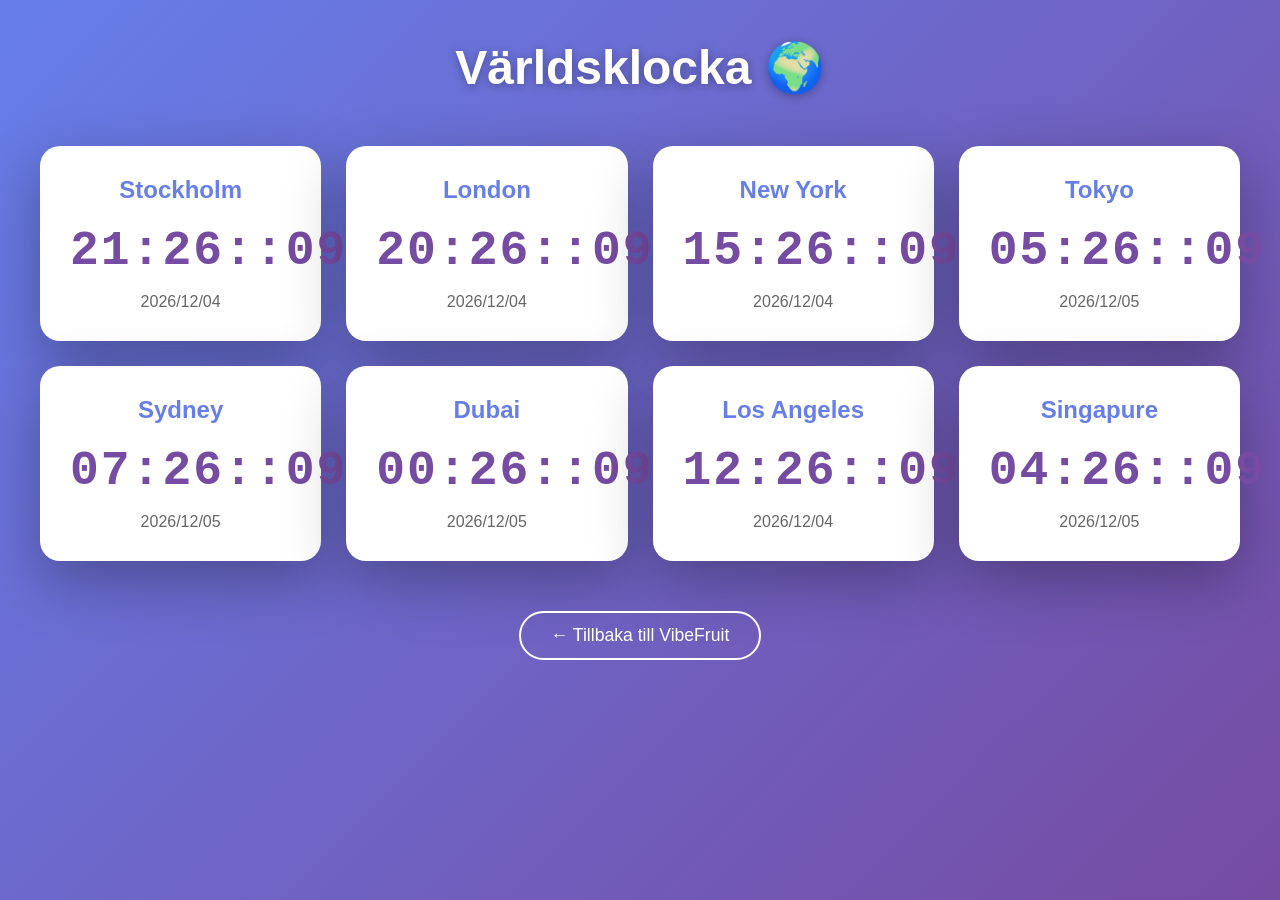
<file: clock.html>
<!DOCTYPE html>
<html lang="sv">
<head>
    <meta charset="UTF-8">
    <meta name="viewport" content="width=device-width, initial-scale=1.0">
    <title>Digital Klocka | VibeFruit</title>
    <link rel="stylesheet" href="clock-style.css">
</head>
<body>
    <div class="clock-container">
        <h1>Världsklocka 🌍</h1>
        
        <div class="clocks-grid">
            <div class="clock-card">
                <h2>Stockholm</h2>
                <div class="timezone" data-timezone="Europe/Stockholm">
                    <div class="time">--:--:--</div>
                    <div class="date">--/--/----</div>
                </div>
            </div>

            <div class="clock-card">
                <h2>London</h2>
                <div class="timezone" data-timezone="Europe/London">
                    <div class="time">--:--:--</div>
                    <div class="date">--/--/----</div>
                </div>
            </div>

            <div class="clock-card">
                <h2>New York</h2>
                <div class="timezone" data-timezone="America/New_York">
                    <div class="time">--:--:--</div>
                    <div class="date">--/--/----</div>
                </div>
            </div>

            <div class="clock-card">
                <h2>Tokyo</h2>
                <div class="timezone" data-timezone="Asia/Tokyo">
                    <div class="time">--:--:--</div>
                    <div class="date">--/--/----</div>
                </div>
            </div>

            <div class="clock-card">
                <h2>Sydney</h2>
                <div class="timezone" data-timezone="Australia/Sydney">
                    <div class="time">--:--:--</div>
                    <div class="date">--/--/----</div>
                </div>
            </div>

            <div class="clock-card">
                <h2>Dubai</h2>
                <div class="timezone" data-timezone="Asia/Dubai">
                    <div class="time">--:--:--</div>
                    <div class="date">--/--/----</div>
                </div>
            </div>

            <div class="clock-card">
                <h2>Los Angeles</h2>
                <div class="timezone" data-timezone="America/Los_Angeles">
                    <div class="time">--:--:--</div>
                    <div class="date">--/--/----</div>
                </div>
            </div>

            <div class="clock-card">
                <h2>Singapure</h2>
                <div class="timezone" data-timezone="Asia/Singapore">
                    <div class="time">--:--:--</div>
                    <div class="date">--/--/----</div>
                </div>
            </div>
        </div>

        <div class="back-link">
            <a href="index.html">← Tillbaka till VibeFruit</a>
        </div>
    </div>

    <script src="clock-script.js"></script>
</body>
</html>
</file>
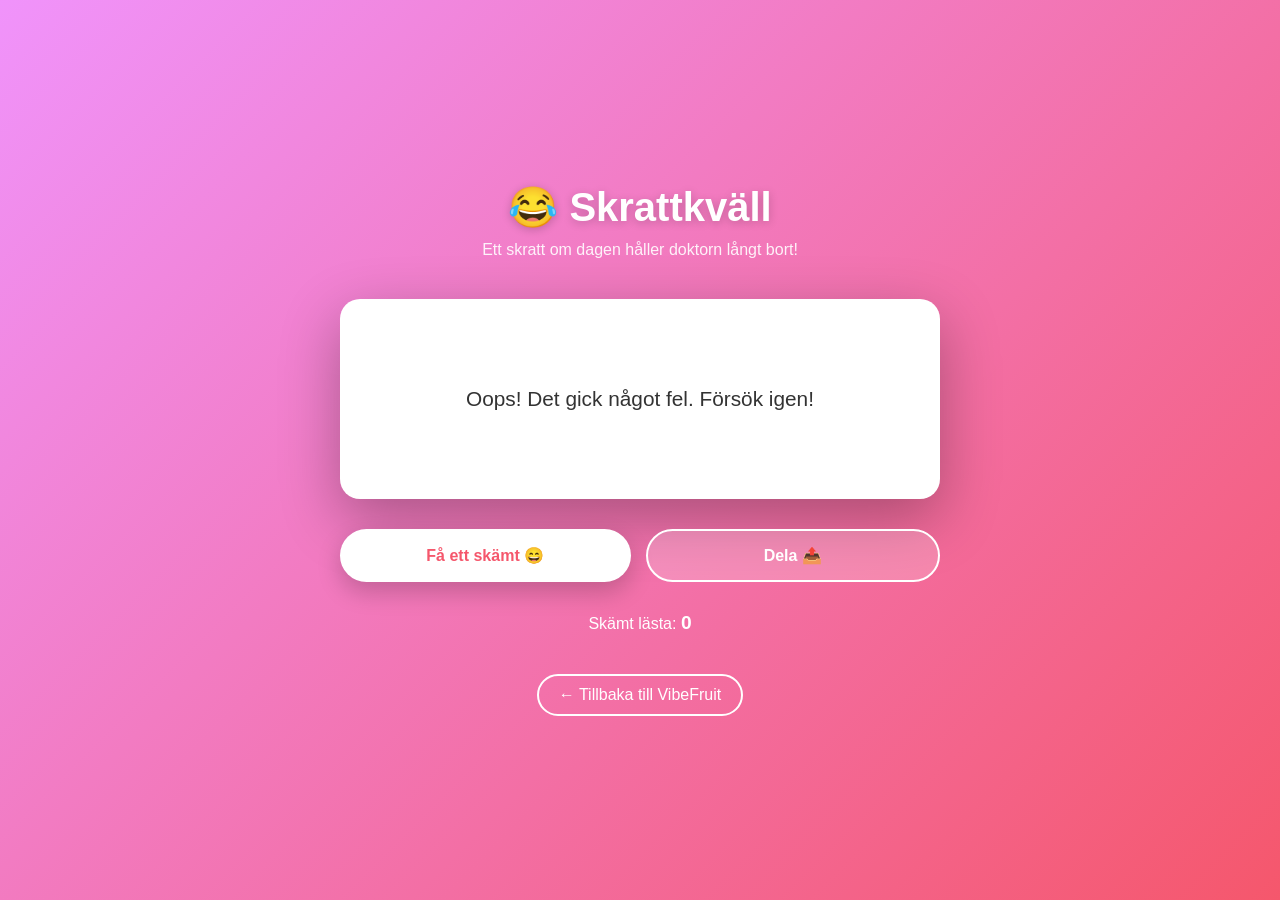
<file: jokes.html>
<!DOCTYPE html>
<html lang="sv">
<head>
    <meta charset="UTF-8">
    <meta name="viewport" content="width=device-width, initial-scale=1.0">
    <title>Skrattkvällen | VibeFruit</title>
    <link rel="stylesheet" href="joke-style.css">
</head>
<body>
    <div class="joke-container">
        <h1>😂 Skrattkväll</h1>
        <p class="subtitle">Ett skratt om dagen håller doktorn långt bort!</p>
        
        <div class="joke-card">
            <div class="joke-content">
                <p class="joke-text" id="jokeText">Klicka på knappen för att få ett skämt...</p>
            </div>
        </div>

        <div class="button-group">
            <button class="btn-primary" id="getJokeBtn">Få ett skämt 😄</button>
            <button class="btn-secondary" id="shareBtn">Dela 📤</button>
        </div>

        <div class="joke-counter">
            <p>Skämt lästa: <span id="counter">0</span></p>
        </div>

        <div class="back-link">
            <a href="index.html">← Tillbaka till VibeFruit</a>
        </div>
    </div>

    <script src="joke-script.js"></script>
</body>
</html>
</file>
<file: clock-style.css>
* {
    margin: 0;
    padding: 0;
    box-sizing: border-box;
}

body {
    font-family: 'Inter', sans-serif;
    background: linear-gradient(135deg, #667eea 0%, #764ba2 100%);
    min-height: 100vh;
    padding: 40px 20px;
    color: #222;
}

.clock-container {
    max-width: 1200px;
    margin: 0 auto;
}

h1 {
    text-align: center;
    color: white;
    font-size: 3rem;
    margin-bottom: 50px;
    text-shadow: 0 2px 10px rgba(0,0,0,0.3);
}

.clocks-grid {
    display: grid;
    grid-template-columns: repeat(auto-fit, minmax(280px, 1fr));
    gap: 25px;
    margin-bottom: 50px;
}

.clock-card {
    background: white;
    border-radius: 20px;
    padding: 30px;
    box-shadow: 0 20px 60px rgba(0,0,0,0.3);
    text-align: center;
    transition: all 0.3s ease;
    animation: slideIn 0.6s ease;
}

@keyframes slideIn {
    from {
        opacity: 0;
        transform: translateY(30px);
    }
    to {
        opacity: 1;
        transform: translateY(0);
    }
}

.clock-card:hover {
    transform: translateY(-10px);
    box-shadow: 0 30px 80px rgba(0,0,0,0.4);
}

.clock-card h2 {
    color: #667eea;
    font-size: 1.5rem;
    margin-bottom: 20px;
    font-weight: 600;
}

.timezone {
    display: flex;
    flex-direction: column;
    gap: 15px;
}

.time {
    font-size: 3rem;
    font-weight: 700;
    color: #764ba2;
    font-family: 'Courier New', monospace;
    letter-spacing: 2px;
}

.date {
    font-size: 1rem;
    color: #666;
    font-weight: 500;
}

.back-link {
    text-align: center;
    margin-top: 40px;
}

.back-link a {
    display: inline-block;
    color: white;
    text-decoration: none;
    font-size: 1.1rem;
    padding: 12px 30px;
    border: 2px solid white;
    border-radius: 50px;
    transition: all 0.3s ease;
}

.back-link a:hover {
    background: white;
    color: #667eea;
}

@media (max-width: 768px) {
    h1 {
        font-size: 2rem;
        margin-bottom: 30px;
    }

    .clocks-grid {
        grid-template-columns: 1fr;
        gap: 15px;
    }

    .time {
        font-size: 2rem;
    }

    .clock-card {
        padding: 20px;
    }
}
</file>
<file: joke-style.css>
* {
    margin: 0;
    padding: 0;
    box-sizing: border-box;
}

body {
    font-family: 'Inter', sans-serif;
    background: linear-gradient(135deg, #f093fb 0%, #f5576c 100%);
    min-height: 100vh;
    display: flex;
    align-items: center;
    justify-content: center;
    padding: 20px;
}

.joke-container {
    max-width: 600px;
    width: 100%;
}

h1 {
    text-align: center;
    color: white;
    font-size: 2.5rem;
    margin-bottom: 10px;
    text-shadow: 0 2px 10px rgba(0,0,0,0.2);
}

.subtitle {
    text-align: center;
    color: rgba(255,255,255,0.9);
    font-size: 1rem;
    margin-bottom: 40px;
    font-weight: 300;
}

.joke-card {
    background: white;
    border-radius: 20px;
    padding: 40px;
    box-shadow: 0 20px 60px rgba(0,0,0,0.3);
    margin-bottom: 30px;
    min-height: 200px;
    display: flex;
    align-items: center;
    justify-content: center;
    animation: slideIn 0.6s ease;
}

@keyframes slideIn {
    from {
        opacity: 0;
        transform: translateY(30px);
    }
    to {
        opacity: 1;
        transform: translateY(0);
    }
}

.joke-content {
    width: 100%;
}

.joke-text {
    font-size: 1.3rem;
    line-height: 1.8;
    color: #333;
    text-align: center;
    font-weight: 500;
}

.button-group {
    display: flex;
    gap: 15px;
    margin-bottom: 30px;
    flex-wrap: wrap;
}

.btn-primary, .btn-secondary {
    flex: 1;
    min-width: 150px;
    padding: 15px 25px;
    font-size: 1rem;
    border: none;
    border-radius: 50px;
    cursor: pointer;
    transition: all 0.3s ease;
    font-weight: 600;
}

.btn-primary {
    background: white;
    color: #f5576c;
    box-shadow: 0 10px 25px rgba(0,0,0,0.2);
}

.btn-primary:hover {
    transform: translateY(-3px);
    box-shadow: 0 15px 35px rgba(0,0,0,0.3);
}

.btn-primary:active {
    transform: translateY(-1px);
}

.btn-secondary {
    background: rgba(255,255,255,0.2);
    color: white;
    border: 2px solid white;
}

.btn-secondary:hover {
    background: white;
    color: #f5576c;
}

.btn-secondary:disabled {
    opacity: 0.5;
    cursor: not-allowed;
}

.joke-counter {
    text-align: center;
    color: white;
    font-size: 1rem;
    margin-bottom: 40px;
}

#counter {
    font-weight: 700;
    font-size: 1.2rem;
}

.back-link {
    text-align: center;
}

.back-link a {
    display: inline-block;
    color: white;
    text-decoration: none;
    font-size: 1rem;
    padding: 10px 20px;
    border: 2px solid white;
    border-radius: 50px;
    transition: all 0.3s ease;
}

.back-link a:hover {
    background: white;
    color: #f5576c;
}

.loading {
    animation: pulse 1.5s ease-in-out infinite;
}

@keyframes pulse {
    0%, 100% {
        opacity: 1;
    }
    50% {
        opacity: 0.5;
    }
}

@media (max-width: 600px) {
    h1 {
        font-size: 2rem;
    }

    .joke-card {
        padding: 25px;
        min-height: 150px;
    }

    .joke-text {
        font-size: 1.1rem;
    }

    .button-group {
        flex-direction: column;
    }

    .btn-primary, .btn-secondary {
        width: 100%;
    }
}
</file>
